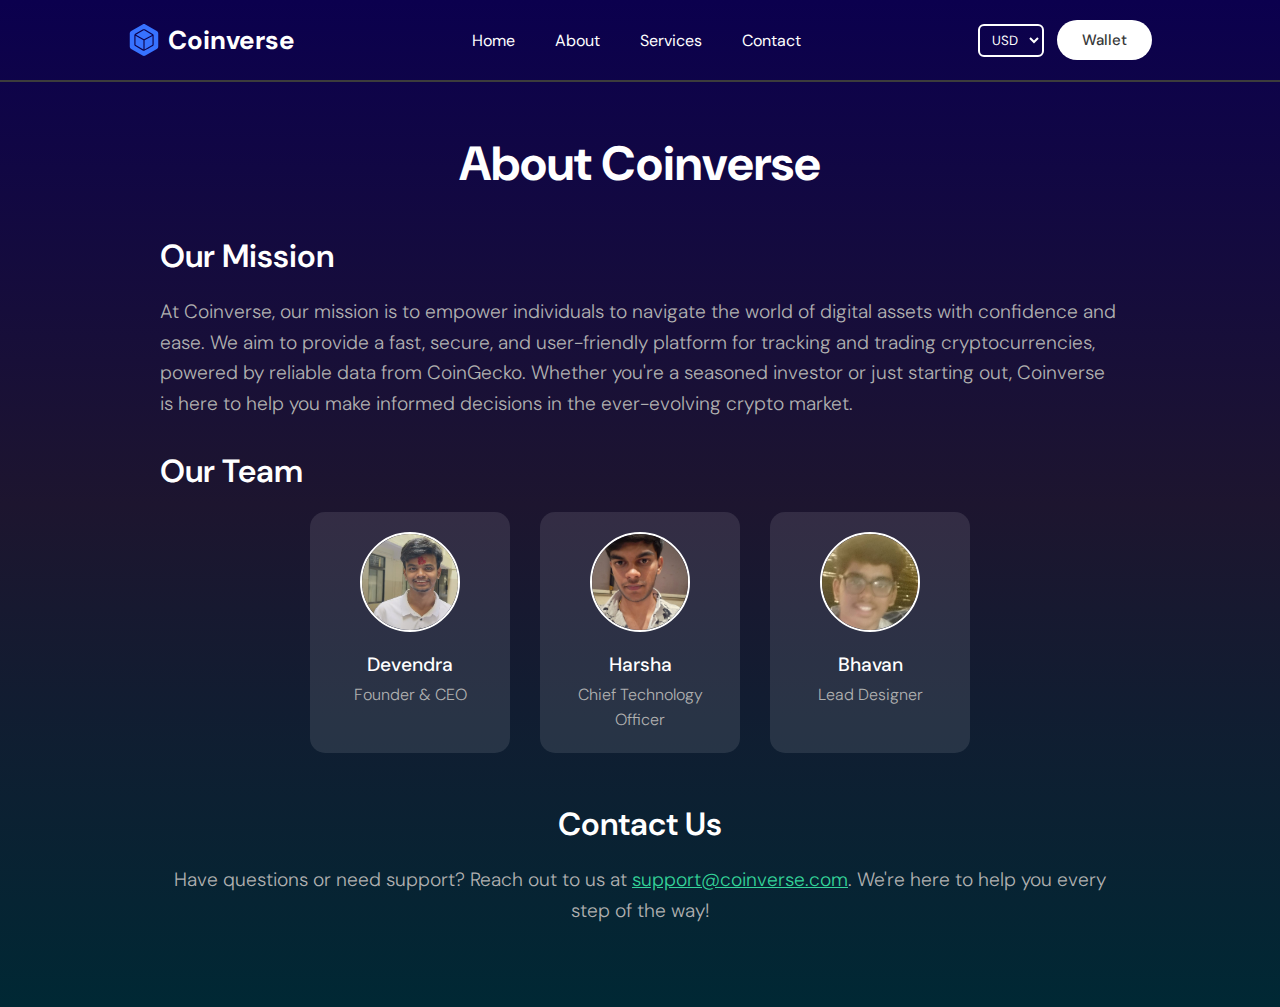
<file: about.html>
<!DOCTYPE html>
<html lang="en">
  <head>
    <meta charset="UTF-8" />
    <meta name="viewport" content="width=device-width, initial-scale=1.0" />
    <title>Coinverse - About Us</title>

    <link rel="stylesheet" href="css/about.css" />

    <!-- Google Fonts -->
    <link rel="preconnect" href="https://fonts.googleapis.com" />
    <link rel="preconnect" href="https://fonts.gstatic.com" crossorigin />
    <link
      href="https://fonts.googleapis.com/css2?family=DM+Sans:wght@400;500;700&display=swap"
      rel="stylesheet"
    />
  </head>
  <body>
    <!-- NAVIGATION -->
    <div class="navbar">
      <div class="logo">
        <!-- Placeholder for logo since asset is missing -->
        <img src="assets/favicon.svg" height="32" width="32" />
        <h1>Coinverse</h1>
      </div>
      <div class="nav-links">
        <a href="index.html">Home</a>
        <a href="about.html">About</a>
        <a href="services.html">Services</a>
        <a href="contact.html">Contact</a>
      </div>
      <div class="nav-right">
        <select id="currency-select" class="currency-select">
          <option value="usd">USD</option>
          <option value="eur">EUR</option>
          <option value="inr">INR</option>
        </select>
        <a href="wallet.html"><button class="btn">Wallet</button></a>
      </div>
    </div>

    <!-- ABOUT SECTION -->
    <div class="about-section">
      <h1>About Coinverse</h1>

      <!-- Our Mission -->
      <h2>Our Mission</h2>
      <p>
        At Coinverse, our mission is to empower individuals to navigate the
        world of digital assets with confidence and ease. We aim to provide a
        fast, secure, and user-friendly platform for tracking and trading
        cryptocurrencies, powered by reliable data from CoinGecko. Whether
        you're a seasoned investor or just starting out, Coinverse is here to
        help you make informed decisions in the ever-evolving crypto market.
      </p>

      <!-- Our Team -->
      <h2>Our Team</h2>
      <div class="team">
        <div class="team-member">
          <img src="assets/images/devendra.jpg" alt="Devendra" />
          <h3>Devendra</h3>
          <p>Founder & CEO</p>
        </div>
        <div class="team-member">
          <img src="assets/images/harsha.jpg" alt="Harsha" />
          <h3>Harsha</h3>
          <p>Chief Technology Officer</p>
        </div>
        <div class="team-member">
          <img src="assets/images/bhavan.jpg" alt="Bhavan" />
          <h3>Bhavan</h3>
          <p>Lead Designer</p>
        </div>
      </div>

      <!-- Contact Us -->
      <div class="contact">
        <h2>Contact Us</h2>
        <p>
          Have questions or need support? Reach out to us at
          <a href="mailto:hritikshah55@gmail.com">support@coinverse.com</a>.
          We're here to help you every step of the way!
        </p>
      </div>
    </div>
  </body>
</html>
</file>
<file: css/about.css>
* {
        padding: 0;
        margin: 0;
        box-sizing: border-box;
        font-family: 'DM Sans', sans-serif;
      }

      a {
        text-decoration: none;
        color: inherit;
      }

      body {
        min-height: 100vh;
        color: white;
        background: linear-gradient(#0b004e, #1d152f, #002834);
      }

      .navbar {
        display: flex;
        justify-content: space-between;
        align-items: center;
        padding: 20px 10%;
        color: white;
        border-bottom: 2px solid #3c3c3c;
      }

      .navbar .logo {
        font-size: 13px;
        font-weight: 500;
        display: flex;
        align-items: center;
        gap: 8px;
      }

      .nav-links {
        display: flex;
        gap: 40px;
        cursor: pointer;
      }

      .nav-right {
        display: flex;
        align-items: center;
        gap: max(1vw, 12px);
      }

      .navbar select {
        padding: 5px 8px;
        border-radius: 6px;
        border: 2px solid white;
        background: transparent;
        color: white;
      }

      .navbar option {
        background: #09005c;
        color: white;
      }

      .navbar .btn {
        display: flex;
        align-items: center;
        gap: 10px;
        padding: 10px 25px;
        border-radius: 20px;
        font-size: 15px;
        font-weight: 500;
        background: white;
        color: #393939;
        border: none;
        cursor: pointer;
      }

      .navbar .btn:hover {
        background: #e0e0e0;
      }

      .about-section {
        max-width: 1000px;
        margin: 0 auto;
        padding: 50px 20px;
      }

      .about-section h1 {
        font-size: 3rem;
        font-weight: 700;
        text-align: center;
        margin-bottom: 40px;
      }

      .about-section h2 {
        font-size: 2rem;
        font-weight: 600;
        margin-bottom: 20px;
      }

      .about-section p {
        font-size: 1.2rem;
        font-weight: 300;
        color: #b0b0b0;
        line-height: 1.6;
        margin-bottom: 30px;
      }

      .team {
        display: flex;
        flex-wrap: wrap;
        gap: 30px;
        justify-content: center;
        margin-bottom: 50px;
      }

      .team-member {
        background: rgba(255, 255, 255, 0.1);
        border-radius: 15px;
        padding: 20px;
        width: 200px;
        text-align: center;
      }

      .team-member img {
        width: 100px;
        height: 100px;
        border-radius: 50%;
        margin: 0 auto 15px;
        object-fit: cover;
        border: 2px solid #ffffff;
      }

      .team-member h3 {
        font-size: 1.2rem;
        font-weight: 500;
        margin-bottom: 5px;
      }

      .team-member p {
        font-size: 1rem;
        color: #b0b0b0;
        margin-bottom: 0;
      }

      .contact {
        text-align: center;
      }

      .contact a {
        color: #34d399;
        text-decoration: underline;
      }

      .contact a:hover {
        color: #2bb381;
      }
</file>
